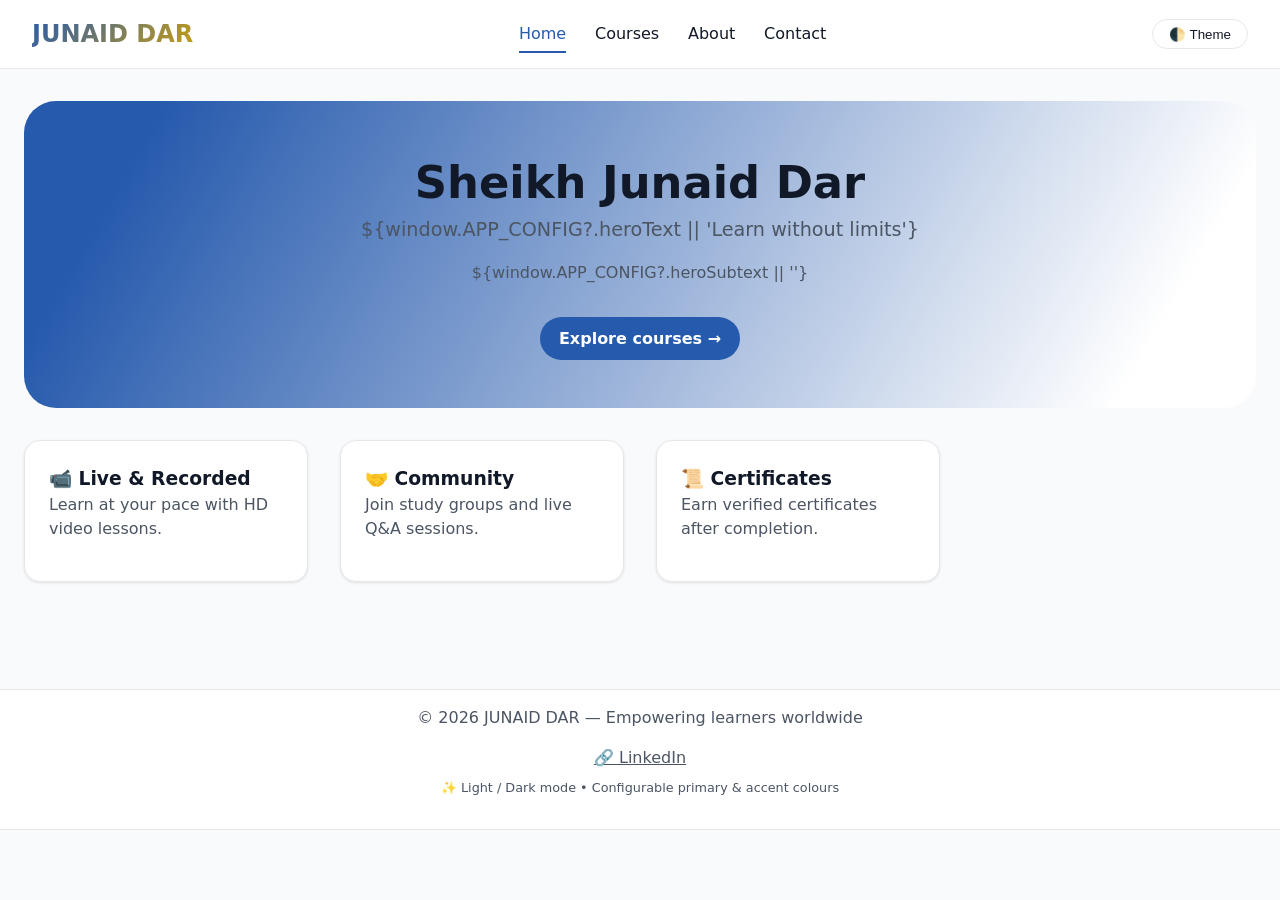
<file: index.html>
<!DOCTYPE html>
<html lang="en">
<head>
  <meta charset="UTF-8">
  <meta name="viewport" content="width=device-width, initial-scale=1.0, viewport-fit=cover">
  <meta name="description" content="Dynamic educator website with light/dark mode and modular components">
  <title>EduCore | Modern Learning</title>
  <link rel="stylesheet" href="css/style.css">
  <script src="config.js" defer></script>
  <script src="js/theme.js" defer></script>
  <script src="js/header.js" defer></script>
  <script src="js/footer.js" defer></script>
  <script src="js/router.js" defer></script>
  <script src="js/main.js" defer></script>
</head>
<body>
  <div id="header-container"></div>
  <main id="page-main" class="page-main"></main>
  <div id="footer-container"></div>
</body>
</html>
</file>
<file: css/style.css>
/* CSS variables – dynamically overridden by config colours */
:root {
  --color-primary: #3b82f6;
  --color-accent: #f97316;
  --bg-body: #f9fafb;
  --bg-surface: #ffffff;
  --text-primary: #111827;
  --text-secondary: #4b5563;
  --border-light: #e5e7eb;
  --header-bg: rgba(255,255,255,0.9);
  --shadow-sm: 0 1px 3px rgba(0,0,0,0.1);
  --transition: all 0.2s ease;
}

body.dark {
  --bg-body: #0f172a;
  --bg-surface: #1e293b;
  --text-primary: #f1f5f9;
  --text-secondary: #cbd5e1;
  --border-light: #334155;
  --header-bg: rgba(15,23,42,0.95);
  --shadow-sm: 0 1px 3px rgba(0,0,0,0.3);
}

* {
  margin: 0;
  padding: 0;
  box-sizing: border-box;
}

body {
  background: var(--bg-body);
  color: var(--text-primary);
  font-family: system-ui, -apple-system, 'Segoe UI', Roboto, 'Helvetica Neue', sans-serif;
  line-height: 1.5;
  transition: background 0.3s, color 0.2s;
}

/* header & footer */
.site-header, .site-footer {
  background: var(--header-bg);
  backdrop-filter: blur(8px);
  border-bottom: 1px solid var(--border-light);
  padding: 1rem 2rem;
  position: sticky;
  top: 0;
  z-index: 10;
}

.site-footer {
  position: relative;
  bottom: 0;
  border-top: 1px solid var(--border-light);
  text-align: center;
  margin-top: 3rem;
}

.header-container {
  max-width: 1280px;
  margin: 0 auto;
  display: flex;
  justify-content: space-between;
  align-items: center;
  flex-wrap: wrap;
}

.logo h1 {
  font-size: 1.5rem;
  font-weight: 700;
  background: linear-gradient(135deg, var(--color-primary), var(--color-accent));
  background-clip: text;
  -webkit-background-clip: text;
  color: transparent;
}

/* navigation */
.nav-links {
  display: flex;
  gap: 1.8rem;
  list-style: none;
}

.nav-links a {
  text-decoration: none;
  font-weight: 500;
  color: var(--text-primary);
  transition: var(--transition);
  padding: 0.5rem 0;
  border-bottom: 2px solid transparent;
}

.nav-links a:hover, .nav-links a.active {
  border-bottom-color: var(--color-primary);
  color: var(--color-primary);
}

.theme-toggle {
  background: var(--bg-surface);
  border: 1px solid var(--border-light);
  border-radius: 2rem;
  padding: 0.4rem 1rem;
  cursor: pointer;
  font-weight: 500;
  color: var(--text-primary);
  transition: var(--transition);
}

/* mobile menu */
.hamburger {
  display: none;
  font-size: 1.8rem;
  background: none;
  border: none;
  cursor: pointer;
  color: var(--text-primary);
}

@media (max-width: 768px) {
  .hamburger {
    display: block;
  }
  .nav-links {
    display: none;
    width: 100%;
    flex-direction: column;
    gap: 0.8rem;
    padding: 1rem 0;
  }
  .nav-links.show {
    display: flex;
  }
  .header-container {
    flex-wrap: wrap;
  }
  .site-header {
    padding: 1rem;
  }
}

/* main content */
.page-main {
  max-width: 1280px;
  margin: 2rem auto;
  padding: 0 1.5rem;
  min-height: 60vh;
}

/* card grid (courses etc) */
.course-grid, .feature-grid {
  display: grid;
  grid-template-columns: repeat(auto-fill, minmax(280px, 1fr));
  gap: 2rem;
  margin: 2rem 0;
}

.card {
  background: var(--bg-surface);
  border-radius: 1rem;
  padding: 1.5rem;
  box-shadow: var(--shadow-sm);
  transition: transform 0.2s, box-shadow 0.2s;
  border: 1px solid var(--border-light);
}

.card:hover {
  transform: translateY(-4px);
  box-shadow: 0 10px 20px rgba(0,0,0,0.1);
}

.btn {
  display: inline-block;
  background: var(--color-primary);
  color: white;
  padding: 0.6rem 1.2rem;
  border-radius: 2rem;
  text-decoration: none;
  font-weight: 600;
  border: none;
  cursor: pointer;
  transition: var(--transition);
}

.btn-accent {
  background: var(--color-accent);
}

.btn-outline {
  background: transparent;
  border: 2px solid var(--color-primary);
  color: var(--color-primary);
}

.hero {
  background: linear-gradient(120deg, var(--color-primary)10%, var(--bg-surface) 90%);
  padding: 3rem 2rem;
  border-radius: 2rem;
  margin-bottom: 2rem;
  text-align: center;
}

/* responsive typography */
h1 { font-size: clamp(1.8rem, 5vw, 2.8rem); }
h2 { font-size: clamp(1.5rem, 4vw, 2rem); margin-bottom: 1rem; }
p { margin-bottom: 1rem; color: var(--text-secondary); }

/* loading skeleton */
.skeleton {
  background: linear-gradient(90deg, var(--border-light) 25%, var(--bg-surface) 50%, var(--border-light) 75%);
  background-size: 200% 100%;
  animation: shimmer 1.2s infinite;
  border-radius: 8px;
  height: 200px;
  width: 100%;
}

@keyframes shimmer {
  0% { background-position: 200% 0; }
  100% { background-position: -200% 0; }
}
</file>
